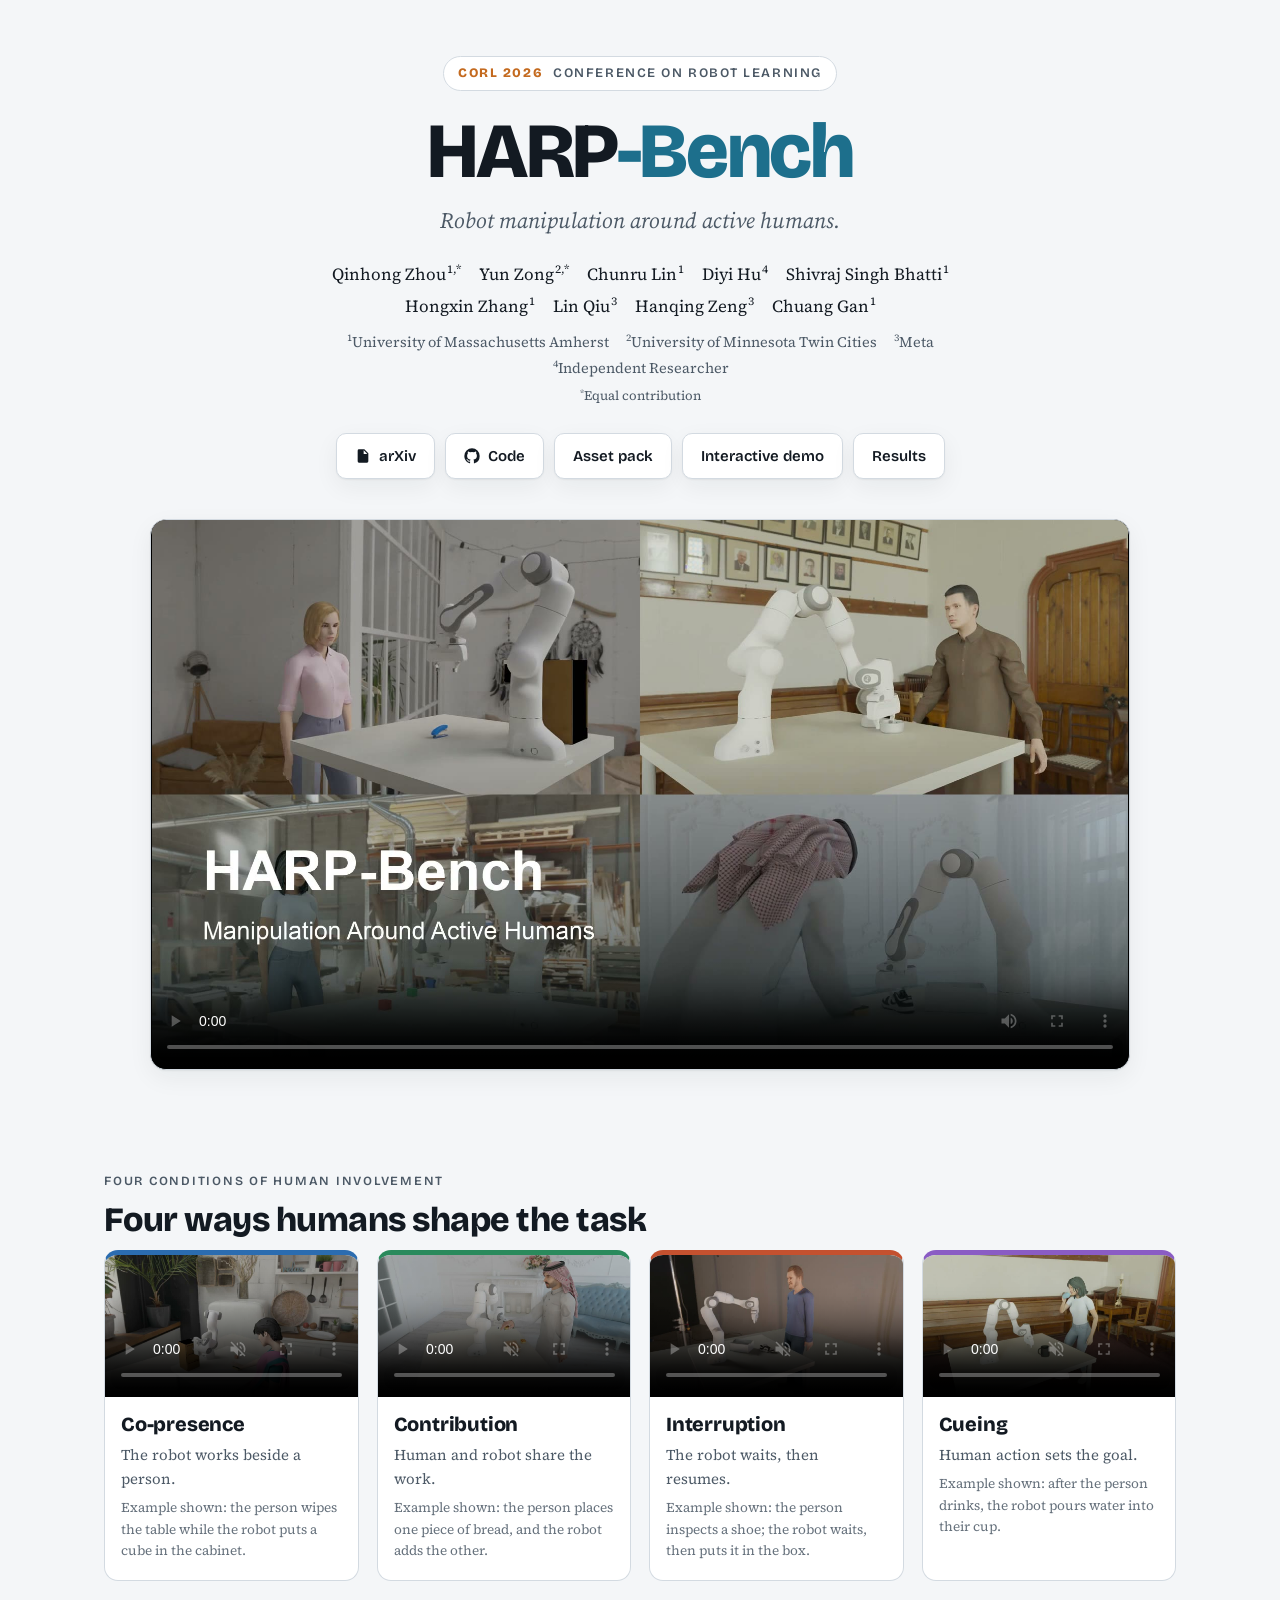
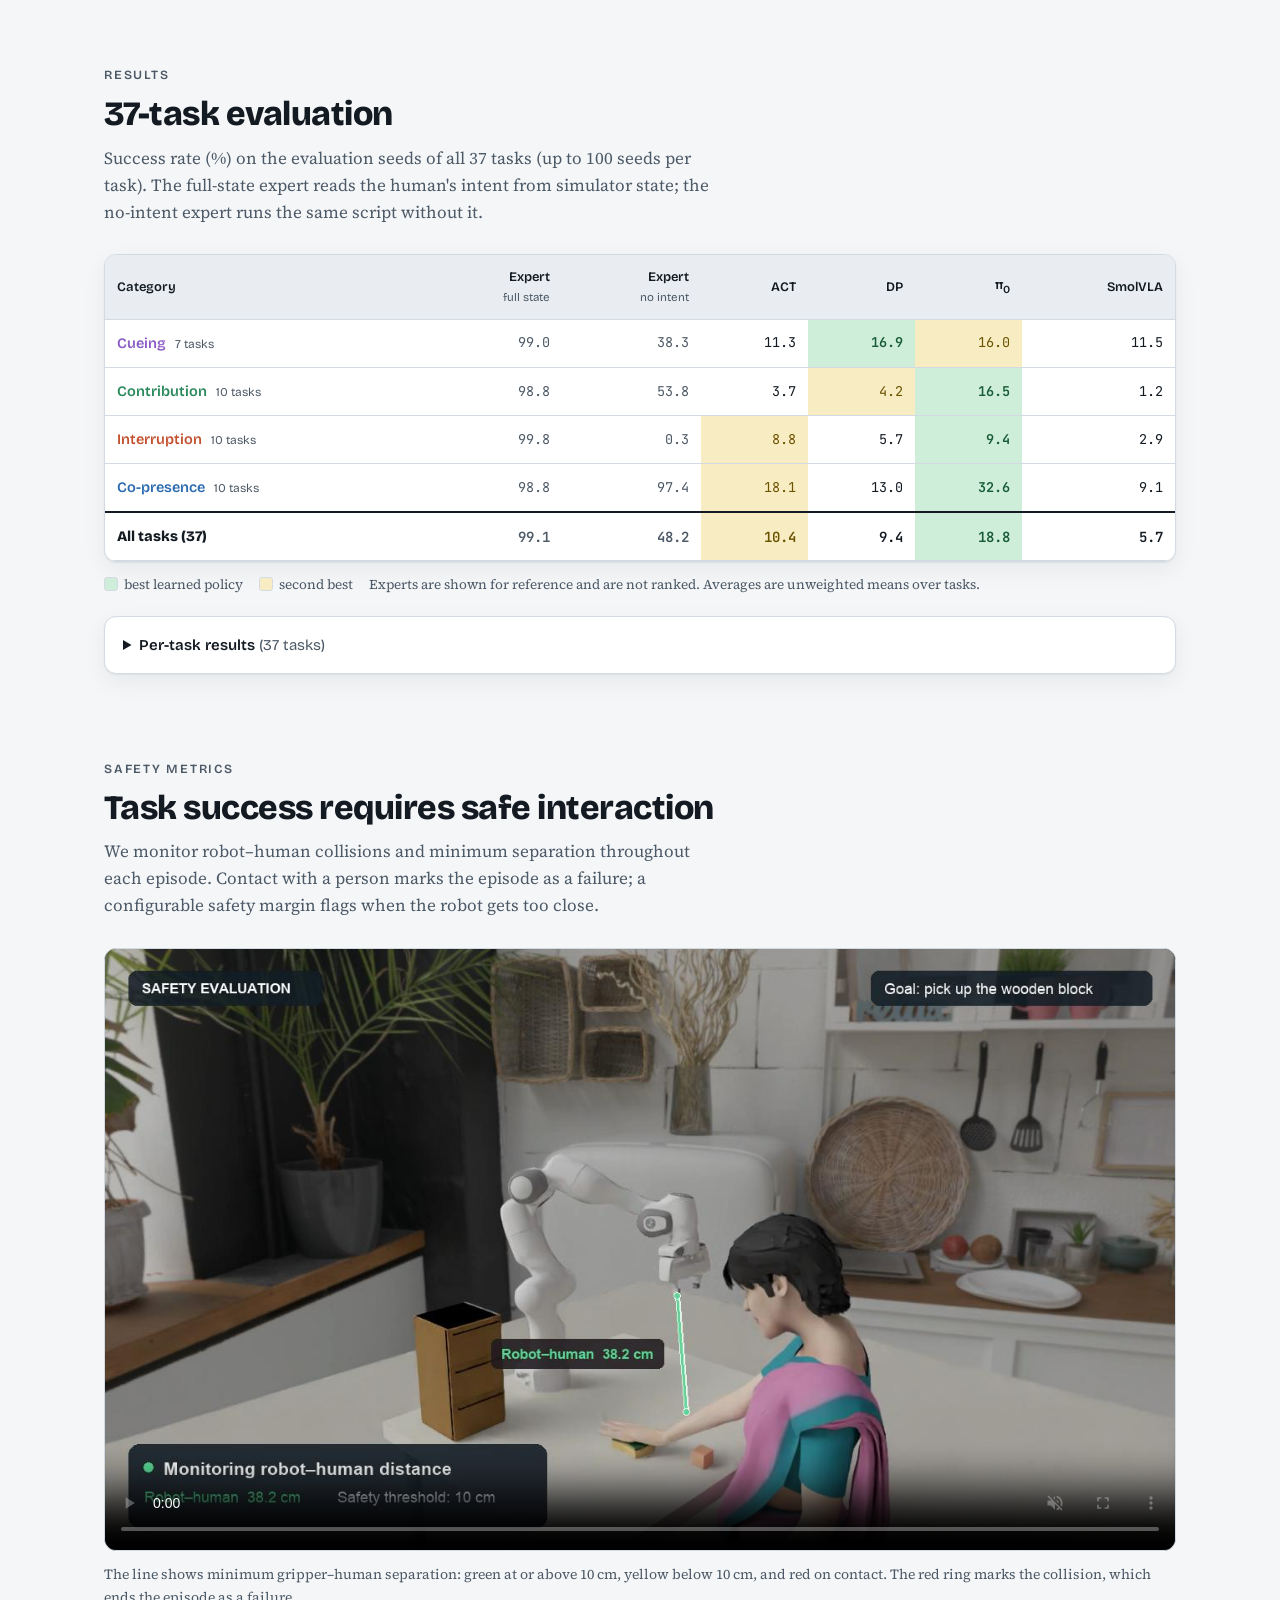
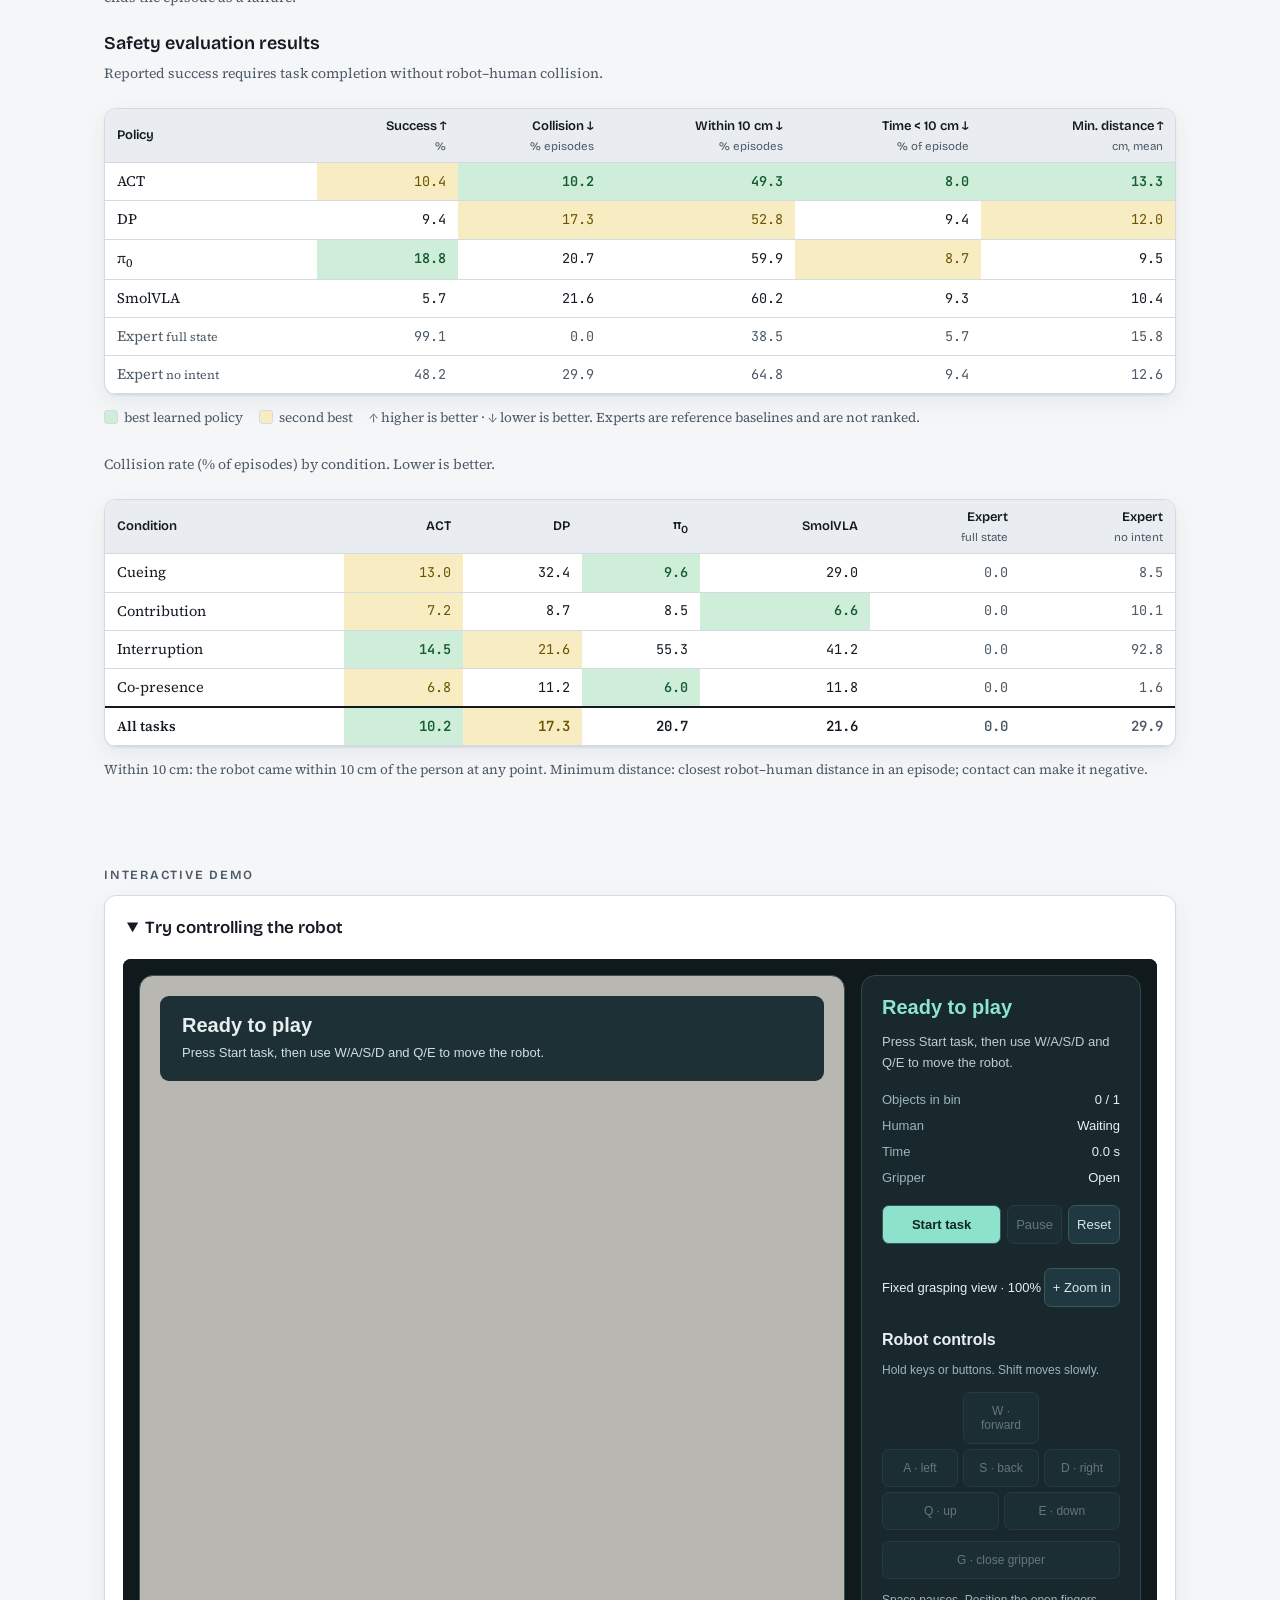
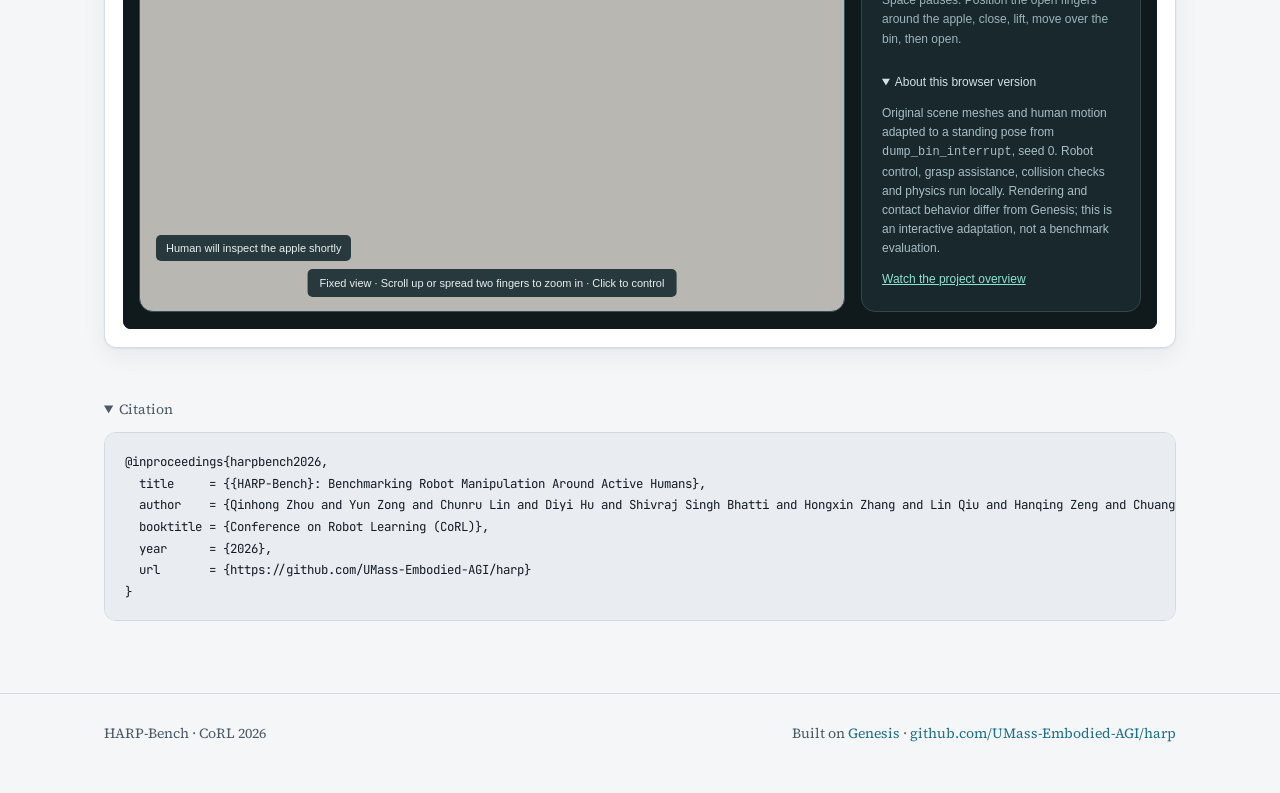
<file: index.html>
<!DOCTYPE html>
<html lang="en">
<head>
<meta charset="utf-8">
<meta name="viewport" content="width=device-width, initial-scale=1">
<title>HARP-Bench</title>
<meta name="description" content="A simulated benchmark of 37 human-present manipulation tasks across four conditions of human involvement, with scripted experts, safety-aware evaluation, and VLA baselines. CoRL 2026.">
<meta property="og:title" content="HARP-Bench">
<meta property="og:description" content="37 human-present manipulation tasks across cueing, contribution, interruption, and co-presence. CoRL 2026.">
<meta property="og:image" content="media/demo_poster.jpg?v=20261109-grid-opening">
<link rel="preconnect" href="https://fonts.googleapis.com">
<link rel="preconnect" href="https://fonts.gstatic.com" crossorigin>
<link rel="stylesheet" href="https://fonts.googleapis.com/css2?family=Bricolage+Grotesque:opsz,wght@12..96,400;12..96,600;12..96,800&family=Source+Serif+4:ital,opsz,wght@0,8..60,400;0,8..60,600;1,8..60,400&family=JetBrains+Mono:wght@400;600&display=swap">

<style>
:root{
  --ground:#f4f6f8;      /* cool paper */
  --ground-2:#e9edf1;    /* recessed panel */
  --panel:#ffffff;
  --ink:#131a22;
  --ink-2:#4c5966;
  --line:#d3dae1;
  --robot:#1d6f8c;       /* robot: deep teal */
  --robot-soft:#d8ecf2;
  --human:#c46a1f;       /* human: warm ochre */
  --human-soft:#f6e4d2;
  /* four conditions of human involvement */
  --c-cue:#8a5cc4;   --c-cue-soft:#ebe2f7;
  --c-con:#2a8a5c;   --c-con-soft:#dcf1e6;
  --c-int:#c4512f;   --c-int-soft:#f8e0d7;
  --c-cop:#2b6cb0;   --c-cop-soft:#dce8f7;
  --best:#cfeed9;  --best-ink:#175c36;
  --second:#f7ecc2; --second-ink:#6b5300;
  --shadow:0 1px 2px rgba(19,26,34,.06),0 8px 24px rgba(19,26,34,.06);
  color-scheme:light;
}
@media (prefers-color-scheme: dark){
  :root:not([data-theme="light"]){
    --ground:#0f151b; --ground-2:#151d25; --panel:#1a232d;
    --ink:#e7edf3; --ink-2:#a3b0bd; --line:#2b3743;
    --robot:#5cc0dd; --robot-soft:#153845;
    --human:#e8a25a; --human-soft:#3d2a16;
    --c-cue:#b79aea; --c-cue-soft:#2b2140;
    --c-con:#6fd39e; --c-con-soft:#153826;
    --c-int:#f08a68; --c-int-soft:#3e2118;
    --c-cop:#7fb0ee; --c-cop-soft:#182b44;
    --best:#1e4a31; --best-ink:#b6f0cc;
    --second:#4a3d0f; --second-ink:#f5df8f;
    --shadow:0 1px 2px rgba(0,0,0,.4),0 8px 24px rgba(0,0,0,.35);
    color-scheme:dark;
  }
}
:root[data-theme="dark"]{
  --ground:#0f151b; --ground-2:#151d25; --panel:#1a232d;
  --ink:#e7edf3; --ink-2:#a3b0bd; --line:#2b3743;
  --robot:#5cc0dd; --robot-soft:#153845;
  --human:#e8a25a; --human-soft:#3d2a16;
  --c-cue:#b79aea; --c-cue-soft:#2b2140;
  --c-con:#6fd39e; --c-con-soft:#153826;
  --c-int:#f08a68; --c-int-soft:#3e2118;
  --c-cop:#7fb0ee; --c-cop-soft:#182b44;
  --best:#1e4a31; --best-ink:#b6f0cc;
  --second:#4a3d0f; --second-ink:#f5df8f;
  --shadow:0 1px 2px rgba(0,0,0,.4),0 8px 24px rgba(0,0,0,.35);
  color-scheme:dark;
}

*{box-sizing:border-box}
html{scroll-behavior:smooth}
@media (prefers-reduced-motion: reduce){html{scroll-behavior:auto}}
body{
  margin:0;background:var(--ground);color:var(--ink);
  font-family:"Source Serif 4",Georgia,"Times New Roman",serif;
  font-size:17px;line-height:1.6;
  -webkit-font-smoothing:antialiased;
}
a{color:var(--robot);text-decoration:none}
a:hover{text-decoration:underline}
:focus-visible{outline:2px solid var(--robot);outline-offset:3px}
img,video{max-width:100%;display:block}

.wrap{max-width:1120px;margin:0 auto;padding-inline:24px}
.measure{max-width:68ch}
h1,h2,h3{font-family:"Bricolage Grotesque","Archivo","Helvetica Neue",Arial,sans-serif;text-wrap:balance;margin:0}
h2{font-size:clamp(26px,3vw,34px);font-weight:800;letter-spacing:-.015em;line-height:1.1}
h3{font-size:18px;font-weight:600;line-height:1.3}
.eyebrow{
  font-family:"Bricolage Grotesque",sans-serif;font-size:12.5px;font-weight:600;
  letter-spacing:.14em;text-transform:uppercase;color:var(--ink-2);
}
.mono{font-family:"JetBrains Mono",ui-monospace,SFMono-Regular,Menlo,Consolas,monospace}
section{padding-block:64px 8px}
section > .wrap > .eyebrow{margin-bottom:10px}
section > .wrap > h2{margin-bottom:12px}
.lede{color:var(--ink-2);font-size:17px;margin:0 0 28px}

/* ---------- header ---------- */
header{padding-block:56px 24px;text-align:center}
.conf{
  display:inline-flex;align-items:center;gap:10px;
  font-family:"Bricolage Grotesque",sans-serif;font-weight:600;font-size:13px;
  letter-spacing:.12em;text-transform:uppercase;color:var(--ink-2);
  border:1px solid var(--line);border-radius:999px;padding:6px 14px;background:var(--panel);
}
.conf b{color:var(--human);font-weight:800}
h1{
  font-size:clamp(40px,7vw,78px);font-weight:800;letter-spacing:-.03em;line-height:.98;
  margin:22px auto 14px;max-width:16ch;
}
h1 .hr{color:var(--robot)}
.tagline{font-size:clamp(18px,2.2vw,22px);color:var(--ink-2);max-width:40ch;margin:0 auto;font-style:italic}
.authors{margin:22px auto 0;max-width:84ch}
.authors p{margin:0;display:flex;flex-wrap:wrap;justify-content:center}
.authors span{white-space:nowrap}
.authors sup{font-size:.68em;margin-left:1px}
.authors .names{gap:4px 18px;font-size:17px;color:var(--ink)}
.authors .affils{gap:2px 16px;margin-top:10px;font-size:14.5px;color:var(--ink-2)}
.authors .equal{margin-top:6px;font-size:13px;color:var(--ink-2)}
.btns{margin-top:26px;display:flex;gap:10px;justify-content:center;flex-wrap:wrap}
.btn{
  display:inline-flex;align-items:center;gap:8px;padding:10px 18px;border-radius:10px;
  font-family:"Bricolage Grotesque",sans-serif;font-weight:600;font-size:15px;
  border:1px solid var(--line);background:var(--panel);color:var(--ink);box-shadow:var(--shadow);
}
.btn:hover{text-decoration:none;border-color:var(--robot)}
.btn.primary{background:var(--robot);border-color:var(--robot);color:#fff}
.btn.primary:hover{filter:brightness(1.08)}
.btn svg{width:16px;height:16px;fill:currentColor}

.hero{margin:40px auto 0;max-width:980px}
.hero video{width:100%;aspect-ratio:16/9;border-radius:16px;border:1px solid var(--line);background:#000;box-shadow:var(--shadow)}
.hero-cap{color:var(--ink-2);font-size:14px;margin:10px 0 0;text-align:center}

/* ---------- numbers ---------- */
.numbers{
  display:grid;grid-template-columns:repeat(auto-fit,minmax(130px,1fr));gap:0;
  border-top:1px solid var(--line);border-bottom:1px solid var(--line);margin-top:40px;
}
.num{padding:18px 8px;text-align:center}
.num b{display:block;font-family:"Bricolage Grotesque",sans-serif;font-size:36px;font-weight:800;letter-spacing:-.02em;line-height:1;color:var(--ink);font-variant-numeric:tabular-nums}
.num span{display:block;margin-top:6px;font-size:13.5px;color:var(--ink-2)}

/* ---------- abstract ---------- */
.abstract p{margin:0 0 1em}
.abstract p:first-of-type::first-letter{font-family:"Bricolage Grotesque",sans-serif;font-weight:800;font-size:2.6em;line-height:.8;float:left;padding:6px 8px 0 0;color:var(--robot)}

/* ---------- conditions ---------- */
.conds{display:grid;gap:18px;grid-template-columns:repeat(auto-fit,minmax(240px,1fr))}
.cond{
  background:var(--panel);border:1px solid var(--line);border-radius:14px;overflow:hidden;
  border-top:5px solid var(--c);display:flex;flex-direction:column;
}
.cond video{width:100%;aspect-ratio:16/9;object-fit:cover;background:#000}
.cond .body{padding:14px 16px 18px;display:flex;flex-direction:column;gap:6px;flex:1}
.cond .role{font-family:"Bricolage Grotesque",sans-serif;font-size:12px;font-weight:600;letter-spacing:.12em;text-transform:uppercase;color:var(--c)}
.cond h3{font-size:20px;font-weight:800;letter-spacing:-.01em}
.cond p{margin:0;font-size:15px;color:var(--ink-2)}
.cond p.example{font-size:13.5px;color:var(--ink-2);opacity:.85}
.cue{--c:var(--c-cue);--c-soft:var(--c-cue-soft)}
.con{--c:var(--c-con);--c-soft:var(--c-con-soft)}
.int{--c:var(--c-int);--c-soft:var(--c-int-soft)}
.cop{--c:var(--c-cop);--c-soft:var(--c-cop-soft)}

/* ---------- results ---------- */
.tablewrap{overflow-x:auto;border:1px solid var(--line);border-radius:12px;background:var(--panel);box-shadow:var(--shadow)}
table.results{border-collapse:collapse;width:100%;min-width:760px;font-size:14.5px}
.results th,.results td{padding:7px 12px;text-align:right;border-bottom:1px solid var(--line);white-space:nowrap}
.results th:first-child,.results td:first-child{text-align:left}
.results thead th{font-family:"Bricolage Grotesque",sans-serif;font-weight:600;font-size:13px;background:var(--ground-2);position:sticky;top:0}
.results thead th small{display:block;font-weight:400;color:var(--ink-2);font-size:11.5px}
.results td{font-family:"JetBrains Mono",ui-monospace,monospace;font-variant-numeric:tabular-nums;font-size:13.5px}
.results td:first-child{font-family:"Source Serif 4",serif;font-size:14.5px}
.results tr.group td{
  font-family:"Bricolage Grotesque",sans-serif;font-weight:600;font-size:12.5px;letter-spacing:.1em;text-transform:uppercase;
  color:var(--c);background:var(--c-soft);padding-block:6px;text-align:left;
}
.results tr.avg td{font-weight:600;background:var(--ground-2)}
.results tr.avg td:first-child{font-style:italic}
.results tr.all td{font-weight:600;border-top:2px solid var(--ink);font-size:14px}
.results td.best{background:var(--best);color:var(--best-ink);font-weight:600}
.results td.second{background:var(--second);color:var(--second-ink)}
.results td.exp{color:var(--ink-2)}
.results-summary th,.results-summary td{padding-block:12px}
.results-summary tbody th{font-family:"Bricolage Grotesque",sans-serif;font-weight:600;font-size:14.5px}
.results-summary .category-name{color:var(--c)}
.results-summary tbody th small{margin-left:6px;font-size:12px;font-weight:400;color:var(--ink-2)}
.results-summary tr.all th{border-top:2px solid var(--ink);font-weight:800}
.task-results{margin-top:20px;border:1px solid var(--line);border-radius:12px;background:var(--panel);box-shadow:var(--shadow);overflow:hidden}
.task-results summary{cursor:pointer;padding:16px 18px;font-family:"Bricolage Grotesque",sans-serif;font-size:15px;font-weight:600}
.task-results summary span{font-weight:400;color:var(--ink-2)}
.task-results[open] summary{border-bottom:1px solid var(--line)}
.task-results .tablewrap{margin:16px;box-shadow:none}
.legend{display:flex;flex-wrap:wrap;gap:16px;margin:12px 0 0;font-size:13.5px;color:var(--ink-2)}
.legend i{display:inline-block;width:14px;height:14px;border-radius:3px;vertical-align:-2px;margin-right:6px;border:1px solid var(--line)}
.findings{display:grid;gap:14px;grid-template-columns:repeat(auto-fit,minmax(260px,1fr));margin-top:26px}
.finding{border-left:3px solid var(--robot);padding:2px 0 2px 14px}
.finding b{font-family:"Bricolage Grotesque",sans-serif;font-weight:600;display:block;margin-bottom:4px}
.finding p{margin:0;font-size:15px;color:var(--ink-2)}

/* ---------- baselines ---------- */
.baselines{display:grid;gap:14px;grid-template-columns:repeat(auto-fit,minmax(200px,1fr))}
.bl{background:var(--panel);border:1px solid var(--line);border-radius:12px;padding:16px 18px}
.bl h3{font-size:17px;font-weight:800;letter-spacing:-.01em}
.bl .kind{font-family:"Bricolage Grotesque",sans-serif;font-size:11.5px;letter-spacing:.1em;text-transform:uppercase;color:var(--ink-2);margin:2px 0 8px}
.bl p{margin:0;font-size:14.5px;color:var(--ink-2)}

.section-intro{margin:0;color:var(--ink-2);font-size:15px}
.facts{display:grid;gap:0;border-top:1px solid var(--line)}
.fact{display:grid;grid-template-columns:96px 1fr;gap:14px;padding:12px 0;border-bottom:1px solid var(--line);align-items:baseline}
.fact b{font-family:"Bricolage Grotesque",sans-serif;font-size:26px;font-weight:800;letter-spacing:-.02em;font-variant-numeric:tabular-nums;color:var(--human)}
.fact span{font-size:15px;color:var(--ink-2)}
.fact span code{font-family:"JetBrains Mono",monospace;font-size:12.5px}

/* ---------- code ---------- */
pre{
  background:var(--ground-2);border:1px solid var(--line);border-radius:12px;padding:18px 20px;
  overflow-x:auto;font-family:"JetBrains Mono",ui-monospace,SFMono-Regular,Menlo,Consolas,monospace;
  font-size:13.5px;line-height:1.6;margin:0;color:var(--ink);
}
pre .c{color:var(--ink-2)}
code{font-family:"JetBrains Mono",ui-monospace,monospace;font-size:.92em}
.twocol{display:grid;grid-template-columns:1fr 1fr;gap:20px}
.twocol>div{min-width:0}
.twocol h3{margin-bottom:10px}

footer{margin-top:72px;padding-block:28px 48px;border-top:1px solid var(--line);color:var(--ink-2);font-size:14px}
footer .wrap{display:flex;justify-content:space-between;gap:16px;flex-wrap:wrap}

@media (max-width:760px){
  header{padding-block:40px 20px}
  section{padding-block:48px 8px}
}

.interactive-disclosure{border:1px solid var(--line);border-radius:12px;background:var(--panel);box-shadow:var(--shadow);overflow:hidden}
.interactive-disclosure summary{cursor:pointer;padding:18px 22px;font-family:"Bricolage Grotesque",sans-serif;font-weight:600}
.interactive-disclosure .interactive-body{padding:0 18px 18px}
.interactive-frame{display:block;width:100%;height:820px;border:0;border-radius:8px;background:#10191c}
#interactive-demo .wrap{max-width:1120px}
.safety-video{margin:24px 0 12px;border:1px solid var(--line);border-radius:12px;overflow:hidden;background:#10191f}
.safety-video video{width:100%;height:auto}
.safety-note{color:var(--ink-2);font-size:14px;margin:0 0 24px}
.results.safety{min-width:640px}
.results.safety tr.exprow td{color:var(--ink-2)}
.safety-h{margin:8px 0 6px}
.safety-gap{margin-top:24px}
.safety-pending{border:1px dashed var(--line);border-radius:12px;padding:22px 24px;background:var(--panel);color:var(--ink-2)}
.safety-pending h3{color:var(--ink);margin-bottom:6px}
.safety-pending p{margin:0;font-size:15px}
.citation-disclosure{max-width:1120px;margin:42px auto 0;padding:0 24px}
.citation-disclosure summary{cursor:pointer;color:var(--ink-2);font-size:14px}
.citation-disclosure pre{margin-top:12px}
</style>
</head>
<body>

<header>
  <div class="wrap">
    <span class="conf"><b>CoRL 2026</b> Conference on Robot Learning</span>
    <h1>HARP<span class="hr">-Bench</span></h1>
    <p class="tagline">Robot manipulation around active humans.</p>
    <div class="authors">
      <p class="names"><span>Qinhong Zhou<sup>1,*</sup></span> <span>Yun Zong<sup>2,*</sup></span> <span>Chunru Lin<sup>1</sup></span> <span>Diyi Hu<sup>4</sup></span> <span>Shivraj Singh Bhatti<sup>1</sup></span> <span>Hongxin Zhang<sup>1</sup></span> <span>Lin Qiu<sup>3</sup></span> <span>Hanqing Zeng<sup>3</sup></span> <span>Chuang Gan<sup>1</sup></span></p>
      <p class="affils"><span><sup>1</sup>University of Massachusetts Amherst</span> <span><sup>2</sup>University of Minnesota Twin Cities</span> <span><sup>3</sup>Meta</span> <span><sup>4</sup>Independent Researcher</span></p>
      <p class="equal"><sup>*</sup>Equal contribution</p>
    </div>

    <div class="btns">
      <a class="btn" href="https://arxiv.org/abs/2611.11123">
        <svg viewBox="0 0 24 24"><path d="M6 2h8l6 6v12a2 2 0 0 1-2 2H6a2 2 0 0 1-2-2V4a2 2 0 0 1 2-2zm7 1.5V9h5.5L13 3.5zM8 13h8v1.6H8V13zm0 3.6h8v1.6H8v-1.6z"/></svg>arXiv</a>
      <a class="btn" href="https://github.com/UMass-Embodied-AGI/harp">
        <svg viewBox="0 0 24 24"><path d="M12 .5A11.5 11.5 0 0 0 .5 12c0 5.08 3.29 9.39 7.86 10.91.58.1.79-.25.79-.56v-2c-3.2.7-3.88-1.37-3.88-1.37-.52-1.33-1.28-1.68-1.28-1.68-1.04-.71.08-.7.08-.7 1.15.08 1.76 1.18 1.76 1.18 1.03 1.76 2.69 1.25 3.35.96.1-.75.4-1.25.73-1.54-2.55-.29-5.24-1.28-5.24-5.69 0-1.26.45-2.28 1.18-3.09-.12-.29-.51-1.46.11-3.05 0 0 .96-.31 3.16 1.18a10.9 10.9 0 0 1 5.76 0c2.2-1.49 3.16-1.18 3.16-1.18.62 1.59.23 2.76.11 3.05.74.81 1.18 1.83 1.18 3.09 0 4.42-2.69 5.39-5.26 5.68.41.36.78 1.06.78 2.14v3.17c0 .31.21.67.8.56A11.5 11.5 0 0 0 23.5 12 11.5 11.5 0 0 0 12 .5z"/></svg>Code</a>
      <a class="btn" href="https://huggingface.co/datasets/zhouqh/harp-bench-assets">Asset pack</a>
      <a class="btn" href="#interactive-demo">Interactive demo</a>
      <a class="btn" href="#results">Results</a>
    </div>

    <div class="hero">
      <video src="media/harp_bench_demo.mp4?v=20261109-grid-opening" poster="media/demo_poster.jpg?v=20261109-grid-opening" controls playsinline preload="metadata" aria-label="HARP-Bench project demo with English narration"><track kind="captions" src="media/harp_bench_narration_en.vtt?v=20261106-37tasks" srclang="en" label="English"></video>
    </div>

  </div>
</header>

<section id="conditions">
  <div class="wrap">
    <p class="eyebrow">Four conditions of human involvement</p>
    <h2>Four ways humans shape the task</h2>
    <div class="conds">
      <div class="cond cop">
        <video data-src="media/copresence_loop.mp4?v=20261006-copresence-trim" poster="media/copresence.jpg?v=20261006-copresence-trim" controls muted loop playsinline preload="none" aria-label="Co-presence: Layla in pink and teal wipes the table with her palm resting on a sponge while the robot handles a cube beside her"></video>
        <div class="body"><h3>Co-presence</h3><p>The robot works beside a person.</p><p class="example">Example shown: the person wipes the table while the robot puts a cube in the cabinet.</p></div>
      </div>
      <div class="cond con">
        <video data-src="media/contribution_action_loop.mp4?v=20261006-reviewed-exr" poster="media/contribution.jpg?v=20261006-reviewed-exr" controls muted loop playsinline preload="none" aria-label="Contribution: the person places one piece of bread in the basket, and the robot adds the other"></video>
        <div class="body"><h3>Contribution</h3><p>Human and robot share the work.</p><p class="example">Example shown: the person places one piece of bread, and the robot adds the other.</p></div>
      </div>
      <div class="cond int">
        <video data-src="media/interruption_loop.mp4?v=20261006-reviewed-exr" poster="media/interruption.jpg?v=20261006-reviewed-exr" controls muted loop playsinline preload="none" aria-label="Interruption: standing Morten inspects a shoe and returns it; the robot waits, then resumes placing it in the shoebox"></video>
        <div class="body"><h3>Interruption</h3><p>The robot waits, then resumes.</p><p class="example">Example shown: the person inspects a shoe; the robot waits, then puts it in the box.</p></div>
      </div>
      <div class="cond cue">
        <video data-src="media/cueing_loop.mp4?v=20261006-reviewed-exr" poster="media/cueing.jpg?v=20261006-reviewed-exr" controls muted loop playsinline preload="none" aria-label="Cueing: a person drinks from a cup, then the robot pours water into it"></video>
        <div class="body"><h3>Cueing</h3><p>Human action sets the goal.</p><p class="example">Example shown: after the person drinks, the robot pours water into their cup.</p></div>
      </div>
    </div>
  </div>
</section>

<section id="results">
  <div class="wrap">
    <p class="eyebrow">Results</p>
    <h2>37-task evaluation</h2>
    <p class="lede measure">Success rate (%) on the evaluation seeds of all 37 tasks (up to 100 seeds per task). The full-state expert reads the human's intent from simulator state; the no-intent expert runs the same script without it.</p>
    <div class="tablewrap">
    <table class="results results-summary" aria-label="Success rate by category and across all tasks">
      <thead><tr>
        <th scope="col">Category</th>
        <th scope="col">Expert<small>full state</small></th>
        <th scope="col">Expert<small>no intent</small></th>
        <th scope="col">ACT</th><th scope="col">DP</th><th scope="col">&pi;<sub>0</sub></th><th scope="col">SmolVLA</th>
      </tr></thead>
      <tbody>
        <tr class="cue"><th scope="row"><span class="category-name">Cueing</span> <small>7 tasks</small></th><td class="exp">99.0</td><td class="exp">38.3</td><td>11.3</td><td class="best">16.9</td><td class="second">16.0</td><td>11.5</td></tr>
        <tr class="con"><th scope="row"><span class="category-name">Contribution</span> <small>10 tasks</small></th><td class="exp">98.8</td><td class="exp">53.8</td><td>3.7</td><td class="second">4.2</td><td class="best">16.5</td><td>1.2</td></tr>
        <tr class="int"><th scope="row"><span class="category-name">Interruption</span> <small>10 tasks</small></th><td class="exp">99.8</td><td class="exp">0.3</td><td class="second">8.8</td><td>5.7</td><td class="best">9.4</td><td>2.9</td></tr>
        <tr class="cop"><th scope="row"><span class="category-name">Co-presence</span> <small>10 tasks</small></th><td class="exp">98.8</td><td class="exp">97.4</td><td class="second">18.1</td><td>13.0</td><td class="best">32.6</td><td>9.1</td></tr>
        <tr class="all"><th scope="row">All tasks (37)</th><td class="exp">99.1</td><td class="exp">48.2</td><td class="second">10.4</td><td>9.4</td><td class="best">18.8</td><td>5.7</td></tr>
      </tbody>
    </table>
    </div>
    <p class="legend"><span><i style="background:var(--best)"></i>best learned policy</span><span><i style="background:var(--second)"></i>second best</span><span>Experts are shown for reference and are not ranked. Averages are unweighted means over tasks.</span></p>

    <details class="task-results" id="task-results">
      <summary>Per-task results <span>(37 tasks)</span></summary>
    <div class="tablewrap">
    <table class="results" aria-label="Success rate for each of the 37 tasks">
      <thead><tr>
        <th scope="col">Task</th>
        <th scope="col">Expert<small>full state</small></th>
        <th scope="col">Expert<small>no intent</small></th>
        <th scope="col">ACT</th><th scope="col">DP</th><th scope="col">&pi;<sub>0</sub></th><th scope="col">SmolVLA</th>
      </tr></thead>
      <tbody>
        <tr class="group cue"><td colspan="7">Cueing (7)</td></tr>
        <tr><td>Deliver to Human</td><td class="exp">100.0</td><td class="exp">30.2</td><td>0.0</td><td>0.0</td><td>0.0</td><td>0.0</td></tr>
        <tr><td>Oil Bottle Recovery</td><td class="exp">95.1</td><td class="exp">1.2</td><td>0.0</td><td class="best">8.6</td><td class="second">7.4</td><td class="best">8.6</td></tr>
        <tr><td>Open Microwave</td><td class="exp">100.0</td><td class="exp">100.0</td><td>20.0</td><td>37.0</td><td class="second">39.0</td><td class="best">45.0</td></tr>
        <tr><td>Pour Water</td><td class="exp">99.0</td><td class="exp">90.8</td><td>59.2</td><td class="best">70.4</td><td class="second">63.3</td><td>26.5</td></tr>
        <tr><td>Stamp Documents</td><td class="exp">100.0</td><td class="exp">14.4</td><td>0.0</td><td>0.0</td><td>0.0</td><td>0.0</td></tr>
        <tr><td>Take from Human</td><td class="exp">98.9</td><td class="exp">31.6</td><td>0.0</td><td class="best">2.1</td><td class="best">2.1</td><td>0.0</td></tr>
        <tr><td>Take from Human (Safety)</td><td class="exp">100.0</td><td class="exp">0.0</td><td>0.0</td><td>0.0</td><td>0.0</td><td>0.0</td></tr>
        <tr class="avg"><td>Average</td><td class="exp">99.0</td><td class="exp">38.3</td><td>11.3</td><td class="best">16.9</td><td class="second">16.0</td><td>11.5</td></tr>

        <tr class="group con"><td colspan="7">Contribution (10)</td></tr>
        <tr><td>Categorize Objects</td><td class="exp">100.0</td><td class="exp">47.5</td><td>0.0</td><td>0.0</td><td>0.0</td><td>0.0</td></tr>
        <tr><td>Dump Bin</td><td class="exp">98.4</td><td class="exp">41.3</td><td class="second">4.8</td><td>1.6</td><td class="best">12.9</td><td>0.0</td></tr>
        <tr><td>Place Bread in Basket</td><td class="exp">100.0</td><td class="exp">53.2</td><td>0.0</td><td class="best">1.1</td><td class="best">1.1</td><td>0.0</td></tr>
        <tr><td>Place Burger and Fries</td><td class="exp">100.0</td><td class="exp">49.5</td><td>0.0</td><td class="second">12.1</td><td class="best">37.4</td><td>1.0</td></tr>
        <tr><td>Place Food in Skillet</td><td class="exp">95.3</td><td class="exp">19.8</td><td class="second">11.6</td><td>2.3</td><td class="best">29.8</td><td>2.3</td></tr>
        <tr><td>Place Pair of Shoes</td><td class="exp">98.7</td><td class="exp">43.0</td><td class="second">7.6</td><td>6.3</td><td class="best">15.2</td><td>2.5</td></tr>
        <tr><td>Put Object in Cabinet</td><td class="exp">95.5</td><td class="exp">90.9</td><td>5.7</td><td class="second">11.4</td><td class="best">44.3</td><td>4.5</td></tr>
        <tr><td>Rank Blocks by Color</td><td class="exp">100.0</td><td class="exp">85.7</td><td>1.0</td><td>0.0</td><td class="best">10.2</td><td class="second">2.0</td></tr>
        <tr><td>Rank Blocks by Size</td><td class="exp">100.0</td><td class="exp">73.1</td><td class="second">5.4</td><td>0.0</td><td class="best">11.8</td><td>0.0</td></tr>
        <tr><td>Stack Three Bowls</td><td class="exp">100.0</td><td class="exp">34.0</td><td>1.0</td><td class="best">7.0</td><td class="second">2.0</td><td>0.0</td></tr>
        <tr class="avg"><td>Average</td><td class="exp">98.8</td><td class="exp">53.8</td><td>3.7</td><td class="second">4.2</td><td class="best">16.5</td><td>1.2</td></tr>

        <tr class="group int"><td colspan="7">Interruption (10)</td></tr>
        <tr><td>Categorize Objects</td><td class="exp">100.0</td><td class="exp">0.0</td><td class="second">1.0</td><td class="best">2.0</td><td>0.0</td><td>0.0</td></tr>
        <tr><td>Dump Bin</td><td class="exp">97.8</td><td class="exp">0.0</td><td>1.1</td><td class="second">4.5</td><td class="best">16.3</td><td>0.0</td></tr>
        <tr><td>Place Bread in Basket</td><td class="exp">100.0</td><td class="exp">1.0</td><td class="best">15.2</td><td class="second">14.1</td><td>9.1</td><td>0.0</td></tr>
        <tr><td>Place Burger and Fries</td><td class="exp">100.0</td><td class="exp">0.0</td><td>0.0</td><td class="second">1.0</td><td class="best">3.0</td><td class="second">1.0</td></tr>
        <tr><td>Place Food in Skillet</td><td class="exp">100.0</td><td class="exp">0.0</td><td class="best">50.6</td><td class="second">28.6</td><td>6.0</td><td>7.1</td></tr>
        <tr><td>Place Pair of Shoes</td><td class="exp">100.0</td><td class="exp">0.0</td><td class="second">15.0</td><td>1.0</td><td class="best">16.0</td><td>12.0</td></tr>
        <tr><td>Put Object in Cabinet</td><td class="exp">100.0</td><td class="exp">0.0</td><td class="second">3.2</td><td>0.0</td><td class="best">10.5</td><td>2.1</td></tr>
        <tr><td>Rank Blocks by Color</td><td class="exp">100.0</td><td class="exp">2.0</td><td>0.0</td><td>0.0</td><td>0.0</td><td>0.0</td></tr>
        <tr><td>Rank Blocks by Size</td><td class="exp">100.0</td><td class="exp">0.0</td><td>0.0</td><td>0.0</td><td class="best">1.1</td><td>0.0</td></tr>
        <tr><td>Stack Three Bowls</td><td class="exp">100.0</td><td class="exp">0.0</td><td>2.0</td><td>6.0</td><td class="best">32.0</td><td class="second">7.0</td></tr>
        <tr class="avg"><td>Average</td><td class="exp">99.8</td><td class="exp">0.3</td><td class="second">8.8</td><td>5.7</td><td class="best">9.4</td><td>2.9</td></tr>

        <tr class="group cop"><td colspan="7">Co-presence (10)</td></tr>
        <tr><td>Categorize Objects</td><td class="exp">98.9</td><td class="exp">100.0</td><td class="second">22.6</td><td class="best">25.8</td><td>15.1</td><td>5.4</td></tr>
        <tr><td>Dump Bin</td><td class="exp">92.2</td><td class="exp">88.9</td><td>5.2</td><td class="second">10.4</td><td class="best">32.3</td><td>0.0</td></tr>
        <tr><td>Place Bread in Basket</td><td class="exp">100.0</td><td class="exp">100.0</td><td>4.0</td><td class="second">10.7</td><td class="best">37.3</td><td>0.0</td></tr>
        <tr><td>Place Burger and Fries</td><td class="exp">100.0</td><td class="exp">100.0</td><td>0.0</td><td class="second">14.0</td><td class="best">45.2</td><td>5.4</td></tr>
        <tr><td>Place Food in Skillet</td><td class="exp">100.0</td><td class="exp">100.0</td><td class="second">48.7</td><td>33.8</td><td class="best">55.6</td><td>7.3</td></tr>
        <tr><td>Place Pair of Shoes</td><td class="exp">100.0</td><td class="exp">100.0</td><td class="second">10.0</td><td>5.0</td><td class="best">26.7</td><td>0.0</td></tr>
        <tr><td>Put Object in Cabinet</td><td class="exp">96.7</td><td class="exp">93.3</td><td class="second">8.9</td><td class="best">10.1</td><td>7.8</td><td>4.4</td></tr>
        <tr><td>Rank Blocks by Color</td><td class="exp">100.0</td><td class="exp">97.3</td><td>0.0</td><td>0.0</td><td class="best">8.2</td><td>0.0</td></tr>
        <tr><td>Rank Blocks by Size</td><td class="exp">100.0</td><td class="exp">94.5</td><td class="best">4.7</td><td>0.0</td><td class="best">4.7</td><td>0.0</td></tr>
        <tr><td>Stack Three Bowls</td><td class="exp">100.0</td><td class="exp">100.0</td><td class="second">77.3</td><td>20.5</td><td class="best">93.2</td><td>68.2</td></tr>
        <tr class="avg"><td>Average</td><td class="exp">98.8</td><td class="exp">97.4</td><td class="second">18.1</td><td>13.0</td><td class="best">32.6</td><td>9.1</td></tr>

        <tr class="all"><td>All tasks (37)</td><td class="exp">99.1</td><td class="exp">48.2</td><td class="second">10.4</td><td>9.4</td><td class="best">18.8</td><td>5.7</td></tr>
      </tbody>
    </table>
    </div>
    </details>

  </div>
</section>

<section id="safety-metrics" aria-labelledby="safety-title">
  <div class="wrap">
    <p class="eyebrow">Safety metrics</p>
    <h2 id="safety-title">Task success requires safe interaction</h2>
    <p class="lede measure">We monitor robot–human collisions and minimum separation throughout each episode. Contact with a person marks the episode as a failure; a configurable safety margin flags when the robot gets too close.</p>
    <figure class="safety-video">
      <video data-src="media/safety_metrics.mp4?v=20261008-end10-contact" poster="media/safety_metrics.jpg?v=20261008-end10-contact" controls muted playsinline preload="none" aria-label="10-second continuous simulation ending on first contact: the avatar wipes normally while the robot reaches for a nearby wooden block; a green, yellow, then red line shows minimum gripper-to-human separation, with the human endpoint following the nearest body part and a red ring marks contact during the grasp attempt, ending the episode in failure"></video>
    </figure>
    <p class="safety-note">The line shows minimum gripper–human separation: green at or above 10 cm, yellow below 10 cm, and red on contact. The red ring marks the collision, which ends the episode as a failure.</p>
    <h3 class="safety-h">Safety evaluation results</h3>
    <p class="safety-note">Reported success requires task completion without robot–human collision.</p>
    <div class="tablewrap">
    <table class="results safety">
      <thead><tr><th>Policy</th><th>Success ↑<small>%</small></th><th>Collision ↓<small>% episodes</small></th><th>Within 10 cm ↓<small>% episodes</small></th><th>Time &lt; 10 cm ↓<small>% of episode</small></th><th>Min. distance ↑<small>cm, mean</small></th></tr></thead>
      <tbody>
<tr><td>ACT</td><td class="second" title="Second-best learned policy">10.4</td><td class="best" title="Best learned policy">10.2</td><td class="best" title="Best learned policy">49.3</td><td class="best" title="Best learned policy">8.0</td><td class="best" title="Best learned policy">13.3</td></tr>
<tr><td>DP</td><td>9.4</td><td class="second" title="Second-best learned policy">17.3</td><td class="second" title="Second-best learned policy">52.8</td><td>9.4</td><td class="second" title="Second-best learned policy">12.0</td></tr>
<tr><td>&pi;<sub>0</sub></td><td class="best" title="Best learned policy">18.8</td><td>20.7</td><td>59.9</td><td class="second" title="Second-best learned policy">8.7</td><td>9.5</td></tr>
<tr><td>SmolVLA</td><td>5.7</td><td>21.6</td><td>60.2</td><td>9.3</td><td>10.4</td></tr>
<tr class="exprow"><td>Expert <small>full state</small></td><td>99.1</td><td>0.0</td><td>38.5</td><td>5.7</td><td>15.8</td></tr>
<tr class="exprow"><td>Expert <small>no intent</small></td><td>48.2</td><td>29.9</td><td>64.8</td><td>9.4</td><td>12.6</td></tr>
      </tbody>
    </table>
    </div>
    <p class="legend"><span><i style="background:var(--best)"></i>best learned policy</span><span><i style="background:var(--second)"></i>second best</span><span>↑ higher is better · ↓ lower is better. Experts are reference baselines and are not ranked.</span></p>
    <p class="safety-note safety-gap">Collision rate (% of episodes) by condition. Lower is better.</p>
    <div class="tablewrap">
    <table class="results safety">
      <thead><tr><th>Condition</th><th>ACT</th><th>DP</th><th>&pi;<sub>0</sub></th><th>SmolVLA</th><th>Expert<small>full state</small></th><th>Expert<small>no intent</small></th></tr></thead>
      <tbody>
<tr><td>Cueing</td><td class="second" title="Second-best learned policy">13.0</td><td>32.4</td><td class="best" title="Best learned policy">9.6</td><td>29.0</td><td class="exp">0.0</td><td class="exp">8.5</td></tr>
<tr><td>Contribution</td><td class="second" title="Second-best learned policy">7.2</td><td>8.7</td><td>8.5</td><td class="best" title="Best learned policy">6.6</td><td class="exp">0.0</td><td class="exp">10.1</td></tr>
<tr><td>Interruption</td><td class="best" title="Best learned policy">14.5</td><td class="second" title="Second-best learned policy">21.6</td><td>55.3</td><td>41.2</td><td class="exp">0.0</td><td class="exp">92.8</td></tr>
<tr><td>Co-presence</td><td class="second" title="Second-best learned policy">6.8</td><td>11.2</td><td class="best" title="Best learned policy">6.0</td><td>11.8</td><td class="exp">0.0</td><td class="exp">1.6</td></tr>
<tr class="all"><td>All tasks</td><td class="best" title="Best learned policy">10.2</td><td class="second" title="Second-best learned policy">17.3</td><td>20.7</td><td>21.6</td><td class="exp">0.0</td><td class="exp">29.9</td></tr>
      </tbody>
    </table>
    </div>
    <p class="legend"><span>Within 10 cm: the robot came within 10 cm of the person at any point. Minimum distance: closest robot–human distance in an episode; contact can make it negative.</span></p>
  </div>
</section>

<section id="interactive-demo">
  <div class="wrap">
    <p class="eyebrow">Interactive demo</p>
    <details class="interactive-disclosure" id="interactive-details" open>
      <summary>Try controlling the robot</summary>
      <div class="interactive-body">
        <iframe class="interactive-frame" id="robot-demo" title="Interactive dump bin task: keyboard robot control" data-src="browser-control/index.html?embed=1&v=fixed-grasp-v2" loading="lazy" allow="fullscreen"></iframe>
      </div>
    </details>
  </div>
</section>

<div class="citation-disclosure"><details open><summary>Citation</summary><pre><code>@inproceedings{harpbench2026,
  title     = {{HARP-Bench}: Benchmarking Robot Manipulation Around Active Humans},
  author    = {Qinhong Zhou and Yun Zong and Chunru Lin and Diyi Hu and Shivraj Singh Bhatti and Hongxin Zhang and Lin Qiu and Hanqing Zeng and Chuang Gan},
  booktitle = {Conference on Robot Learning (CoRL)},
  year      = {2026},
  url       = {https://github.com/UMass-Embodied-AGI/harp}
}</code></pre></details></div>

<footer>
  <div class="wrap">
    <span>HARP-Bench &middot; CoRL 2026</span>
    <span>Built on <a href="https://github.com/Genesis-Embodied-AI/Genesis">Genesis</a> &middot; <a href="https://github.com/UMass-Embodied-AGI/harp">github.com/UMass-Embodied-AGI/harp</a></span>
  </div>
</footer>

<script>
// Load the browser-control task when its open section enters the viewport.
(function(){
  const details=document.getElementById('interactive-details');
  const frame=document.getElementById('robot-demo');
  let visible=false;
  function notify(){
    if(frame.getAttribute('src'))frame.contentWindow?.postMessage({type:'genesis-demo-visibility',visible:details.open&&visible&&!document.hidden},location.origin);
  }
  details.addEventListener('toggle',()=>{
    if(details.open&&!frame.getAttribute('src'))frame.setAttribute('src',frame.dataset.src);
    notify();
  });
  if(details.open&&!frame.getAttribute('src'))frame.setAttribute('src',frame.dataset.src);
  window.addEventListener('message',event=>{
    if(event.origin!==location.origin||event.source!==frame.contentWindow)return;
    if(event.data?.type==='genesis-demo-size'&&Number.isFinite(event.data.height)){
      frame.style.height=Math.min(3000,Math.max(300,Math.ceil(event.data.height)+2))+'px';
      notify();
    }
  });
  frame.addEventListener('load',notify);
  document.addEventListener('visibilitychange',notify);
  if('IntersectionObserver' in window){
    new IntersectionObserver(entries=>{visible=entries[0].isIntersecting;notify();},{threshold:0}).observe(details);
  }else visible=true;
})();

// Load and play the short scene and avatar clips while they are in view.
(function(){
  const vids = document.querySelectorAll('video[data-src]');
  const reduce = window.matchMedia('(prefers-reduced-motion: reduce)').matches;
  if (!('IntersectionObserver' in window)) { vids.forEach(v => { v.src = v.dataset.src; v.controls = true; }); return; }
  const io = new IntersectionObserver(entries => {
    for (const e of entries) {
      const v = e.target;
      if (e.isIntersecting) {
        if (!v.src) v.src = v.dataset.src;
        if (!reduce) {
          v.muted = true;
          v.play().catch(() => { v.controls = true; });
        }
      } else { v.pause(); }
    }
  }, {rootMargin: '160px'});
  vids.forEach(v => { io.observe(v); if (reduce) v.controls = true; });
})();
</script>
</body>
</html>
</file>
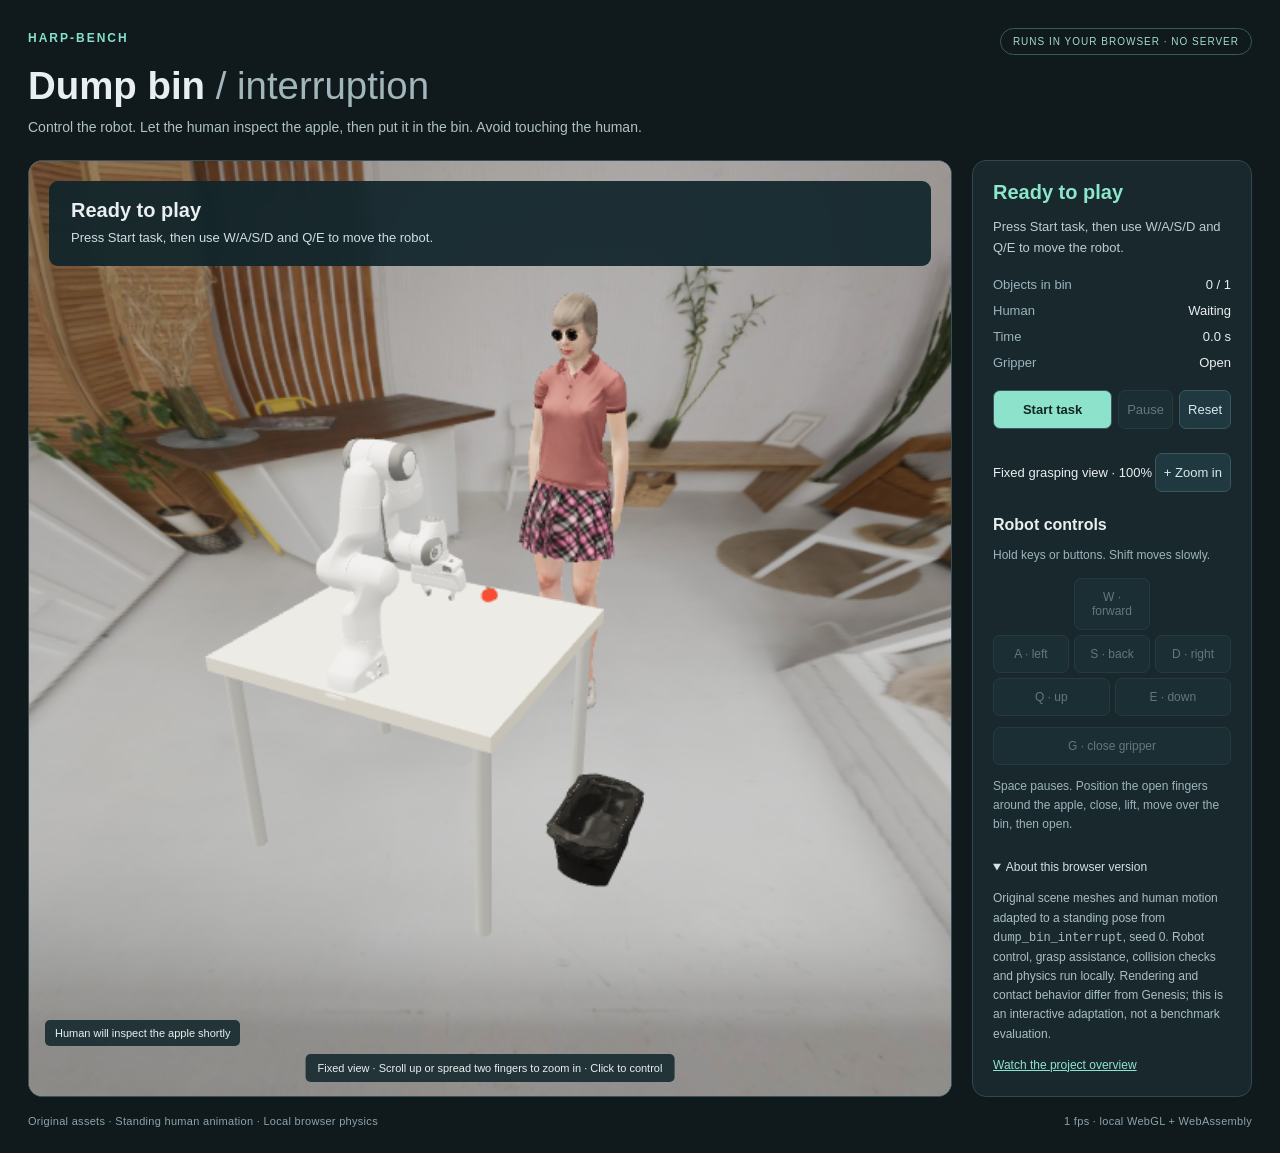
<file: browser-control/index.html>
<!doctype html>
<html lang="en"><head><meta charset="utf-8"><meta name="viewport" content="width=device-width,initial-scale=1"><title>Play Dump Bin · HARP-Bench</title><script>if(new URLSearchParams(location.search).get('embed')==='1')document.documentElement.classList.add('embedded');</script><link rel="stylesheet" href="style.css?v=homepage-embed-v1"><script type="importmap">{"imports":{"three":"./vendor/three.module.js"}}</script></head>
<body><header><a href="../">HARP-BENCH</a><span class="badge">RUNS IN YOUR BROWSER · NO SERVER</span><h1>Dump bin <span>/ interruption</span></h1><p>Control the robot. Let the human inspect the apple, then put it in the bin. Avoid touching the human.</p></header>
<main><section class="stage" id="stage" tabindex="0" aria-label="Interactive robot scene. Click here to use keyboard controls."><canvas id="canvas"></canvas><div id="overlay"><h2 id="overlay-title">Loading original scene…</h2><p id="overlay-detail">Preparing the robot and recorded human motion.</p></div><div class="view-help">Fixed view · Scroll up or spread two fingers to zoom in · Click to control</div><div class="phase" id="phase">Loading assets</div></section>
<aside><div class="status" id="status" role="status" aria-live="polite">Loading…</div><p id="detail">All simulation runs on your device.</p><dl><div><dt>Objects in bin</dt><dd id="score">0 / 1</dd></div><div><dt>Human</dt><dd id="human">Waiting</dd></div><div><dt>Time</dt><dd id="time">0.0 s</dd></div><div><dt>Gripper</dt><dd id="grip-state">Open</dd></div></dl><div class="actions"><button id="start" disabled>Start task</button><button id="pause" disabled>Pause</button><button id="reset" disabled>Reset</button></div><div class="camera-label"><span>Fixed grasping view · <span id="zoom-level">100%</span></span><button id="zoom-in" disabled aria-label="Zoom in">+ Zoom in</button></div>
<h2>Robot controls</h2><p class="hint">Hold keys or buttons. Shift moves slowly.</p><div class="keys"><button data-key="KeyW">W · forward</button><div><button data-key="KeyA">A · left</button><button data-key="KeyS">S · back</button><button data-key="KeyD">D · right</button></div><div><button data-key="KeyQ">Q · up</button><button data-key="KeyE">E · down</button></div><button id="gripper">G · close gripper</button></div><p class="hint">Space pauses. Position the open fingers around the apple, close, lift, move over the bin, then open.</p><details open><summary>About this browser version</summary><p>Original scene meshes and human motion adapted to a standing pose from <code>dump_bin_interrupt</code>, seed 0. Robot control, grasp assistance, collision checks and physics run locally. Rendering and contact behavior differ from Genesis; this is an interactive adaptation, not a benchmark evaluation.</p><a href="../media/harp_bench_demo.mp4?v=20261006-reviewed-exr">Watch the project overview</a></details></aside></main>
<footer><span>Original assets · Standing human animation · Local browser physics</span><span id="performance"></span></footer><script type="module" src="app.js?v=fixed-grasp-v2"></script></body></html>
</file>
<file: browser-control/style.css>
:root{color-scheme:dark;font-family:Inter,Arial,sans-serif;background:#10191c;color:#e9eff1}*{box-sizing:border-box}body{max-width:1580px;margin:0 auto;padding:28px}header{margin-bottom:22px}header>a{color:#86e0cc;text-decoration:none;font-size:12px;letter-spacing:2px;font-weight:700}.badge{float:right;border:1px solid #3a5a54;color:#a1dccc;border-radius:30px;padding:7px 12px;font-size:10px;letter-spacing:1px}h1{font-size:clamp(25px,3vw,40px);margin:18px 0 8px}h1 span{font-weight:400;color:#a2b7bc}header p{font-size:14px;color:#afc2c7;line-height:1.6;margin:0}main{display:grid;grid-template-columns:minmax(0,1fr) 280px;gap:20px}.stage{position:relative;min-height:620px;border:1px solid #385057;border-radius:14px;overflow:hidden;background:#b8b7b2;outline:none}.stage:focus{border-color:#89e8d0;box-shadow:0 0 0 2px #89e8d033}canvas{width:100%;height:100%;display:block;touch-action:none}#overlay{position:absolute;top:20px;left:20px;right:20px;background:#10242beb;backdrop-filter:blur(8px);padding:18px 22px;border-radius:9px;pointer-events:none}#overlay[hidden]{display:none}#overlay h2{font-size:20px;margin:0 0 6px}#overlay p{font-size:13px;line-height:1.5;margin:0;color:#d0dfe2}.view-help{position:absolute;bottom:14px;left:50%;transform:translateX(-50%);background:#13272cdf;padding:8px 12px;border-radius:5px;font-size:11px;white-space:nowrap;pointer-events:none}.phase{position:absolute;bottom:50px;left:16px;background:#13272cdf;padding:7px 10px;border-radius:5px;font-size:11px;pointer-events:none}aside{padding:20px;border:1px solid #34464d;background:#19282d;border-radius:14px;font-size:13px}.status{font-size:20px;font-weight:700;color:#8ce6cc}.status.failed{color:#ff9c9c}.status.success{color:#9bedb5}#detail{color:#bdcdd2;line-height:1.6;min-height:42px}dl{margin:18px 0}dl div{display:flex;justify-content:space-between;margin:11px 0}dt{color:#9bb4bd}dd{margin:0;font-variant-numeric:tabular-nums}.actions{display:flex;gap:6px;margin:20px 0}button,select{font:inherit;color:#d8e9ed;background:#203940;border:1px solid #3b565e;border-radius:7px;padding:11px 8px;cursor:pointer}button:hover{background:#2c4b52}button:focus-visible,select:focus-visible,summary:focus-visible{outline:2px solid #88e7ce;outline-offset:2px}button:disabled{opacity:.4;cursor:default}#start{background:#8ce2ca;color:#112720;font-weight:700;flex:1}.camera-label{display:flex;align-items:center;justify-content:space-between;margin:24px 0}select{padding:8px;max-width:160px}aside h2{font-size:16px;margin:24px 0 8px}.hint{font-size:12px;line-height:1.6;color:#9db4bc}.keys{text-align:center}.keys>div{display:flex;gap:5px;margin:5px 0}.keys>div button{flex:1;min-width:0}.keys>button:first-child{width:calc(33% - 2px)}#gripper{width:100%;margin-top:6px}.keys button{font-size:12px;touch-action:none;user-select:none}.keys button.active{background:#80d3bb;color:#102820}details{margin-top:24px;font-size:12px;line-height:1.6;color:#a9bec5}summary{cursor:pointer;color:#d1e3e7}details a{color:#8ee3cf}footer{display:flex;justify-content:space-between;margin-top:18px;font-size:11px;letter-spacing:.3px;color:#8ba4ae}@media(max-width:850px){body{padding:16px}main{grid-template-columns:1fr}.stage{height:55vh;min-height:360px}aside{display:block}.badge{float:none;display:inline-block;margin-top:12px;margin-left:12px}.keys{max-width:400px;margin:auto}.view-help{font-size:9px}.actions{max-width:500px}footer{gap:15px}}@media(prefers-reduced-motion:reduce){*{scroll-behavior:auto}}

/* Inline project-page presentation. Height depends on width, avoiding iframe resize loops. */
.embedded body{padding:16px;max-width:none}
.embedded body>header,.embedded body>footer{display:none}
.embedded main{gap:16px}
@media(max-width:850px){
  .embedded body{padding:12px}
  .embedded .stage{height:clamp(300px,58vw,520px);min-height:300px}
  .embedded .view-help{max-width:calc(100% - 24px);white-space:normal;text-align:center}
  .embedded #overlay{top:12px;left:12px;right:12px;padding:14px}
}
@media(max-width:850px){
  .embedded .view-help{left:12px;right:12px;bottom:10px;transform:none;max-width:none;line-height:1.35}
  .embedded .phase{left:12px;bottom:58px;max-width:calc(100% - 24px);font-size:10px}
}
</file>
